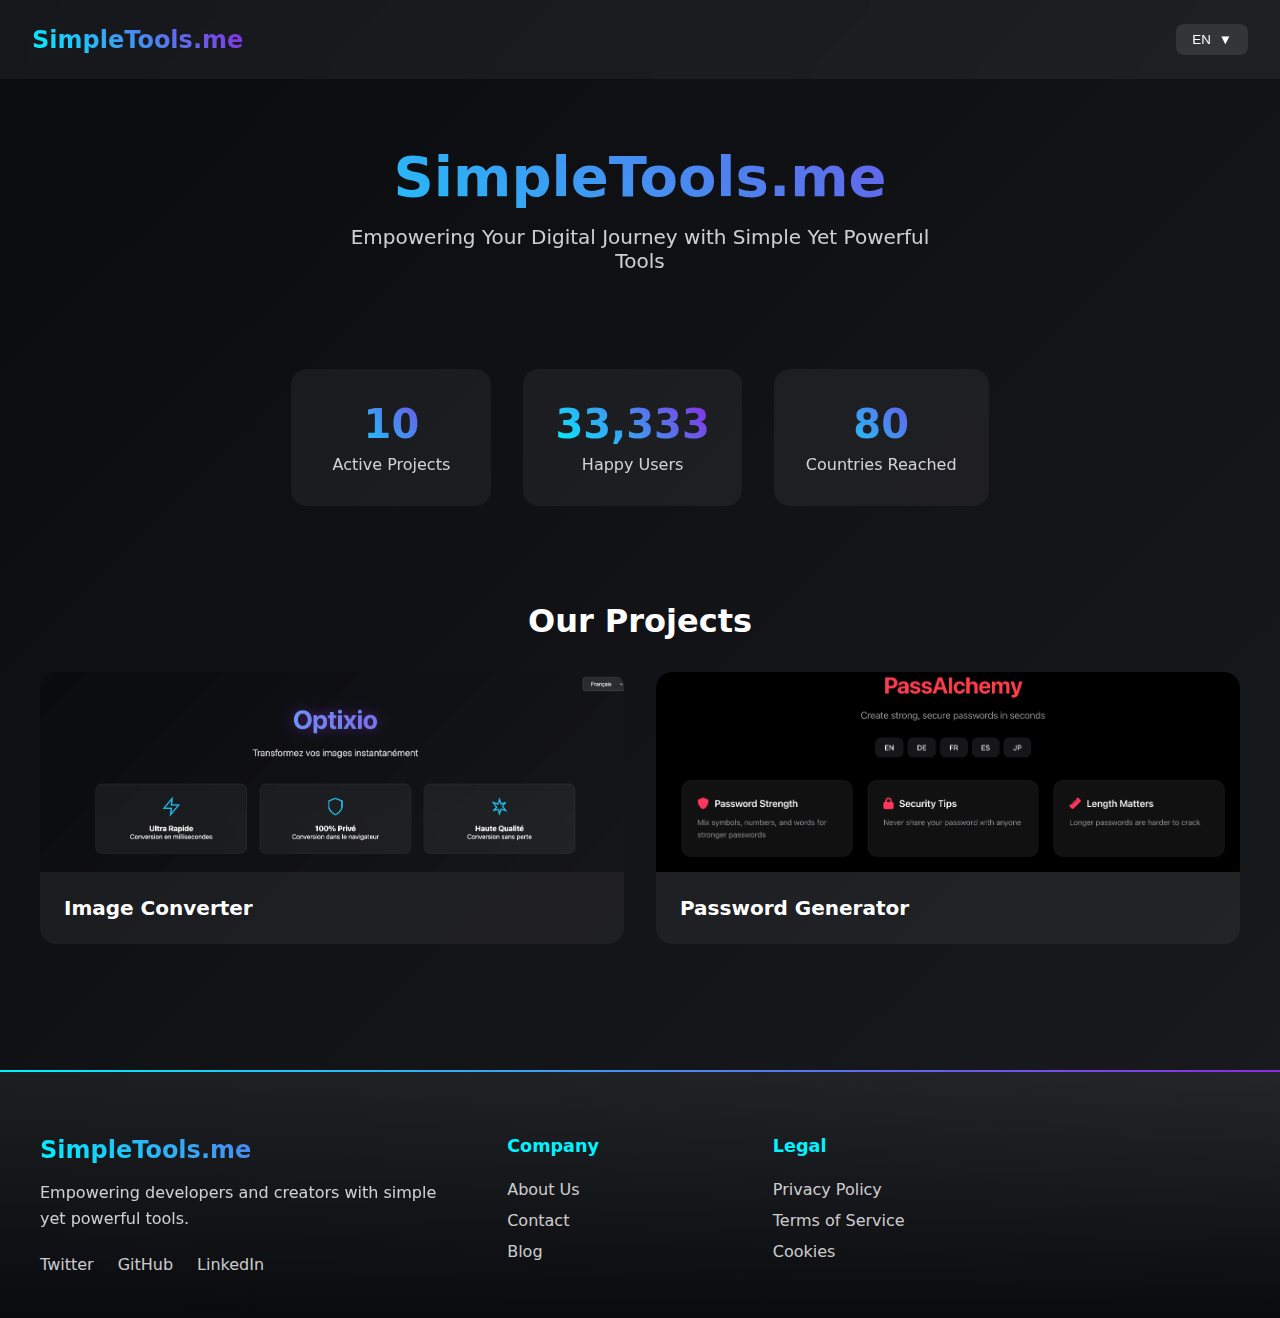
<file: index.html>
<!DOCTYPE html>
<html lang="en">
<head>
	<meta charset="UTF-8">
	<meta name="viewport" content="width=device-width, initial-scale=1.0">
	<meta name="description" content="SimpleTools.me - Simple yet powerful tools for your digital journey.">
	<meta name="keywords" content="Simple Tools, Image Converter, Online Tools, File Converters, Free Tools">
	<meta name="google-adsense-account" content="ca-pub-2572135815183857">
	<meta name="author" content="SimpleTools.me">
	<meta property="og:title" content="SimpleTools.me - Powerful Tools">
	<meta property="og:description" content="Empowering Your Digital Journey with simple tools.">
	<meta property="og:image" content="/convertImage/og-image.jpg">
	<meta property="og:url" content="https://simpletools.me">
	<meta name="theme-color" content="#ffffff">
	<title>SimpleTools.me</title>
	<link rel="apple-touch-icon" sizes="180x180" href="/s/apple-touch-icon.png">
	<link rel="icon" type="image/png" sizes="32x32" href="/s/favicon.ico">
	<link rel="stylesheet" href="styles.css">
</head>

<body>
    <nav class="navbar">
        <div class="logo">SimpleTools.me</div>
        <div class="language-selector">
            <button class="lang-btn">
                <span class="current-lang">EN</span>
                <span class="arrow">▼</span>
            </button>
            <div class="language-options">
                <div class="lang-option" data-lang="en">English</div>
                <div class="lang-option" data-lang="de">Deutsch</div>
                <div class="lang-option" data-lang="fr">Français</div>
                <div class="lang-option" data-lang="es">Español</div>
                <div class="lang-option" data-lang="ja">日本語</div>
            </div>
        </div>
    </nav>

    <main>
        <section class="hero">
            <h1 class="title" data-translate="title">SimpleTools.me</h1>
            <p class="subtitle" data-translate="subtitle">Empowering Your Digital Journey with Simple Yet Powerful Tools</p>
        </section>

        <section class="stats">
            <div class="stat-box">
                <div class="stat-number" data-target="15">0</div>
                <div class="stat-label" data-translate="stats.projects">Active Projects</div>
            </div>
            <div class="stat-box">
                <div class="stat-number" data-target="50000">0</div>
                <div class="stat-label" data-translate="stats.users">Happy Users</div>
            </div>
            <div class="stat-box">
                <div class="stat-number" data-target="120">0</div>
                <div class="stat-label" data-translate="stats.countries">Countries Reached</div>
            </div>
        </section>

        <section class="projects">
            <h2 class="section-title" data-translate="projectsTitle">Our Projects</h2>
            <div class="projects-grid">
                <a href="/convertImage/index.html" class="project-card">
                    <div class="project-image-container">
                        <img src="/s/Optixio.png" alt="Image Converter">
                    </div>
                    <div class="project-info">
                        <h3>Image Converter</h3>
                        <span class="view-project">View Project →</span>
                    </div>
                </a>

                <a href="/passwordGenerator/index.html" class="project-card">
                    <div class="project-image-container">
                        <img src="/s/PassAlchemy.png" alt="Password Generator">
                    </div>
                    <div class="project-info">
                        <h3>Password Generator</h3>
                        <span class="view-project">View Project →</span>
                    </div>
                </a>
        </section>
    </main>

    <footer>
        <div class="footer-content">
            <div class="footer-section">
                <h3>SimpleTools.me</h3>
                <p>Empowering developers and creators with simple yet powerful tools.</p>
                <div class="social-links">
                    <a href="#" class="footer-link">Twitter</a>
                    <a href="#" class="footer-link">GitHub</a>
                    <a href="#" class="footer-link">LinkedIn</a>
                </div>
            </div>
            <div class="footer-section">
                <h4>Company</h4>
                <a href="#" class="footer-link" data-translate="footer.about">About Us</a>
                <a href="#" class="footer-link" data-translate="footer.contact">Contact</a>
                <a href="#" class="footer-link">Blog</a>
            </div>
            <div class="footer-section">
                <h4>Legal</h4>
                <a href="#" class="footer-link" data-translate="footer.privacy">Privacy Policy</a>
                <a href="#" class="footer-link" data-translate="footer.terms">Terms of Service</a>
                <a href="#" class="footer-link">Cookies</a>
            </div>
        </div>
    </footer>

    <script src="translations.js"></script>
    <script src="main.js"></script>
</body>
</html>
</file>
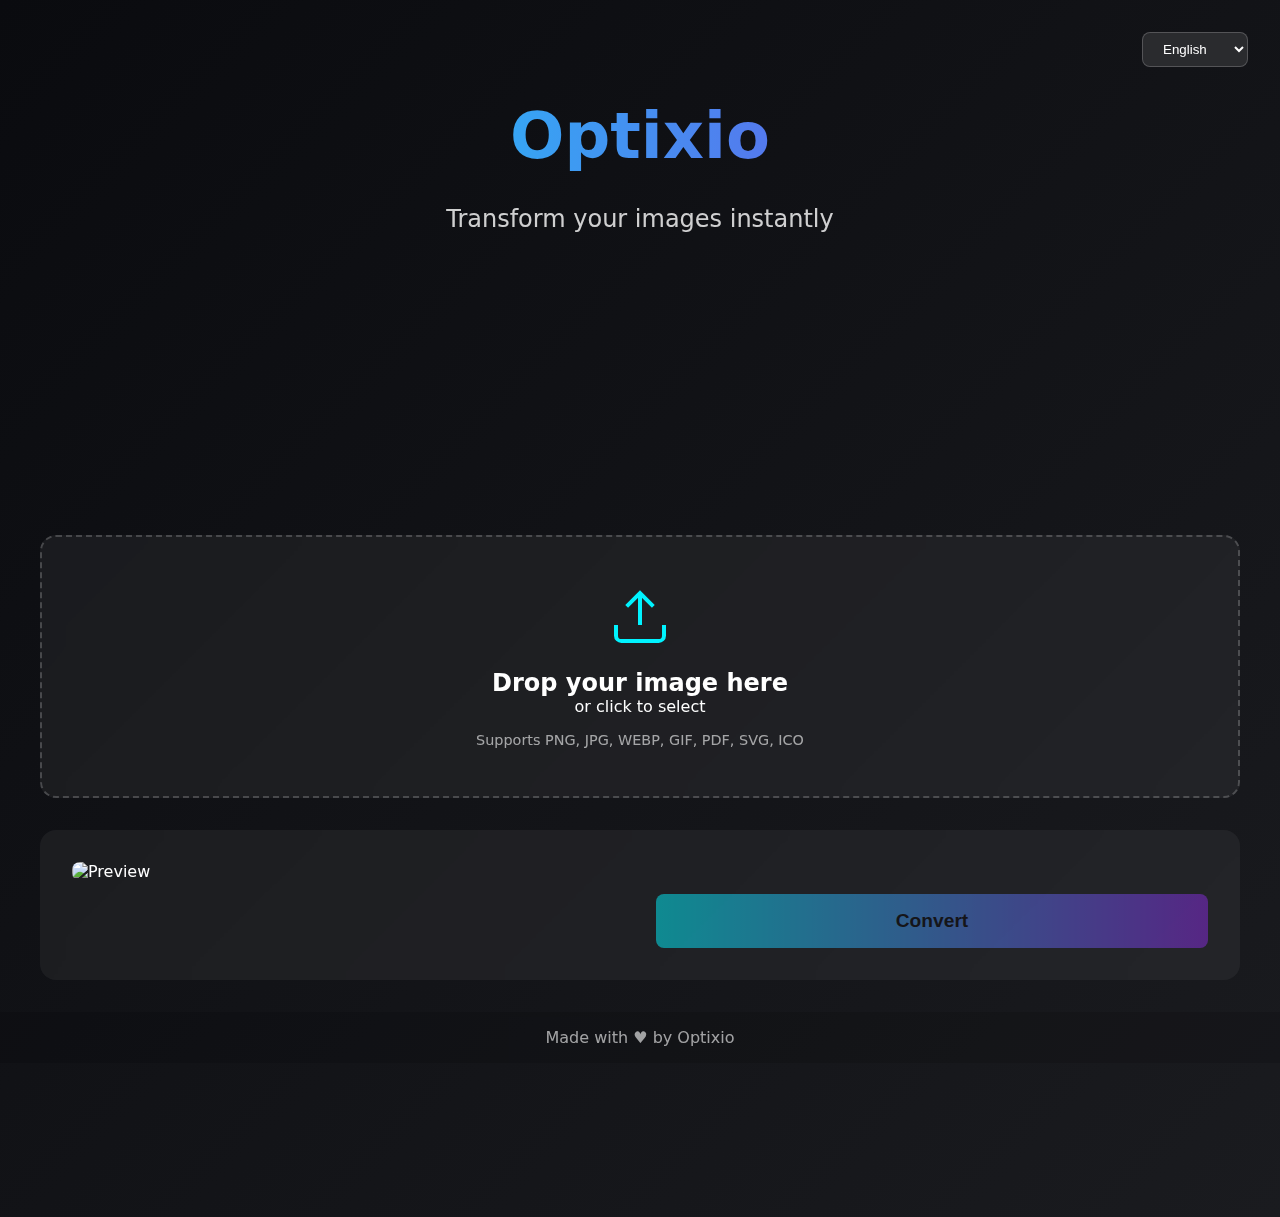
<file: convertImage/index.html>
<!DOCTYPE html>
<html lang="en">
<head>
        <meta charset="UTF-8">
        <meta name="viewport" content="width=device-width, initial-scale=1.0">
        <meta name="description" content="Free online image converter - Instantly convert images to PNG, JPG, WEBP, GIF, PDF, SVG, ICO, and more. Fast, secure, and high-quality browser-based image conversion.">
        <meta name="keywords" content="image converter, convert image, PNG converter, JPG to PNG, PNG to JPG, WEBP converter, GIF converter, PDF to image, SVG to PNG, ICO converter, free image tools, browser-based tools, online tools">
        <meta name="author" content="Optixio">
        <meta name="robots" content="index, follow">
        <meta name="googlebot" content="index, follow">
  
        <meta property="og:title" content="Optixio - Free Image Conversion">
        <meta property="og:description" content="Easily convert images to PNG, JPG, WEBP, GIF, PDF, SVG, ICO, and more formats for free. High-quality, instant conversion with no server upload needed.">
        <meta property="og:url" content="https://simpletools.me/optixio">
        <meta property="og:type" content="website">

        <meta name="twitter:card" content="summary_large_image">
        <meta name="twitter:title" content="Optixio - Free Image Conversion">
        <meta name="twitter:description" content="Convert images instantly to multiple formats like PNG, JPG, WEBP, GIF, and more. Free and private browser-based tool.">
    
        <link rel="canonical" href="https://simpletools.me/optixio">
        <link rel="alternate" hreflang="en" href="https://simpletools.me/optixio">
        <link rel="alternate" hreflang="de" href="https://simpletools.me/optixio?lang=de">
        <link rel="alternate" hreflang="fr" href="https://simpletools.me/optixio?lang=fr">
        <link rel="alternate" hreflang="es" href="https://simpletools.me/optixio?lang=es">
        <link rel="alternate" hreflang="ja" href="https://simpletools.me/optixio?lang=ja">
        <link rel="apple-touch-icon" sizes="180x180" href="/s/apple-touch-icon.png">
        <link rel="icon" type="image/png" sizes="57x57" href="/s/apple-touch-icon-57x57.png">
        <link rel="icon" type="image/png" sizes="76x76" href="/s/apple-touch-icon-76x76.png">
        <meta name="theme-color" content="#ffffff">
    
        <title>Optixio - Free Image Conversion</title>
        <link rel="stylesheet" href="/convertImage/index.css">
    </head>

<body>
    <div class="page-wrapper">
        <div class="content">
            <div class="language-selector">
                <select id="language-select">
                    <option value="en">English</option>
                    <option value="de">Deutsch</option>
                    <option value="fr">Français</option>
                    <option value="es">Español</option>
                    <option value="ja">日本語</option>
                </select>
            </div>

            <main class="container">
                <h1 class="title" data-i18n="title">Optixio</h1>
                <p class="subtitle" data-i18n="subtitle">Transform your images instantly</p>

                <div class="features">
                    <div class="feature-box" style="--delay: 0s">
                        <svg class="feature-icon">
                            <use href="#icon-zap"/>
                        </svg>
                        <h3 data-i18n="features.speed.title">Lightning Fast</h3>
                        <p data-i18n="features.speed.desc">Convert in milliseconds</p>
                    </div>
                    <div class="feature-box" style="--delay: 0.2s">
                        <svg class="feature-icon">
                            <use href="#icon-shield"/>
                        </svg>
                        <h3 data-i18n="features.privacy.title">100% Private</h3>
                        <p data-i18n="features.privacy.desc">Browser-only conversion</p>
                    </div>
                    <div class="feature-box" style="--delay: 0.4s">
                        <svg class="feature-icon">
                            <use href="#icon-sparkles"/>
                        </svg>
                        <h3 data-i18n="features.quality.title">High Quality</h3>
                        <p data-i18n="features.quality.desc">Lossless conversion</p>
                    </div>
                </div>

                <div class="dropzone" id="dropzone">
                    <div class="dropzone-content">
                        <svg class="upload-icon">
                            <use href="#icon-upload"/>
                        </svg>
                        <h2 data-i18n="drop.title">Drop your image here</h2>
                        <p data-i18n="drop.subtitle">or click to select</p>
                        <p class="formats" data-i18n="drop.formats">Supports PNG, JPG, WEBP, GIF, PDF, SVG, ICO</p>
                    </div>
                    <input type="file" id="file-input" accept="image/*" hidden>
                </div>

                <div class="preview-container" id="preview-container" hidden>
                    <div class="preview-image">
                        <img id="preview-img" alt="Preview">
                        <div class="image-info" id="image-info"></div>
                    </div>
                    <div class="conversion-options">
                        <div class="format-grid" id="format-grid"></div>
                        <button class="convert-button" id="convert-button" data-i18n="convert" disabled>Convert</button>
                    </div>
                </div>
            </main>

            <div class="error-popup" id="error-popup">
                <div class="error-content">
                    <h3 data-i18n="error.title">Error</h3>
                    <p id="error-message"></p>
                    <button class="error-close" onclick="closeError()">×</button>
                </div>
            </div>
        </div>

        <footer>
            <p data-i18n="footer">Made with ♥ by Optixio - simpletools.me</p>
        </footer>
    </div>

    <svg hidden>
        <symbol id="icon-zap" viewBox="0 0 24 24">
            <polygon points="13 2 3 14 12 14 11 22 21 10 12 10 13 2"/>
        </symbol>
        <symbol id="icon-shield" viewBox="0 0 24 24">
            <path d="M12 22s8-4 8-10V5l-8-3-8 3v7c0 6 8 10 8 10z"/>
        </symbol>
        <symbol id="icon-sparkles" viewBox="0 0 24 24">
            <path d="M12 3l1.88 5.79L19.67 7l-4.21 4.21L19.67 17l-5.79-1.88L12 21l-1.88-5.79L4.33 17l4.21-4.21L4.33 7l5.79 1.88L12 3z"/>
        </symbol>
        <symbol id="icon-upload" viewBox="0 0 24 24">
            <path d="M21 15v4a2 2 0 0 1-2 2H5a2 2 0 0 1-2-2v-4"/>
            <polyline points="17 8 12 3 7 8"/>
            <line x1="12" y1="3" x2="12" y2="15"/>
        </symbol>
    </svg>

    <script src="/convertImage/js/utils.js"></script>
    <script src="/convertImage/js/i18n.js"></script>
    <script src="/convertImage/js/error-handler.js"></script>
    <script src="/convertImage/js/converter.js"></script>
    <script src="/convertImage/js/main.js"></script>
</body>
</html>
</file>
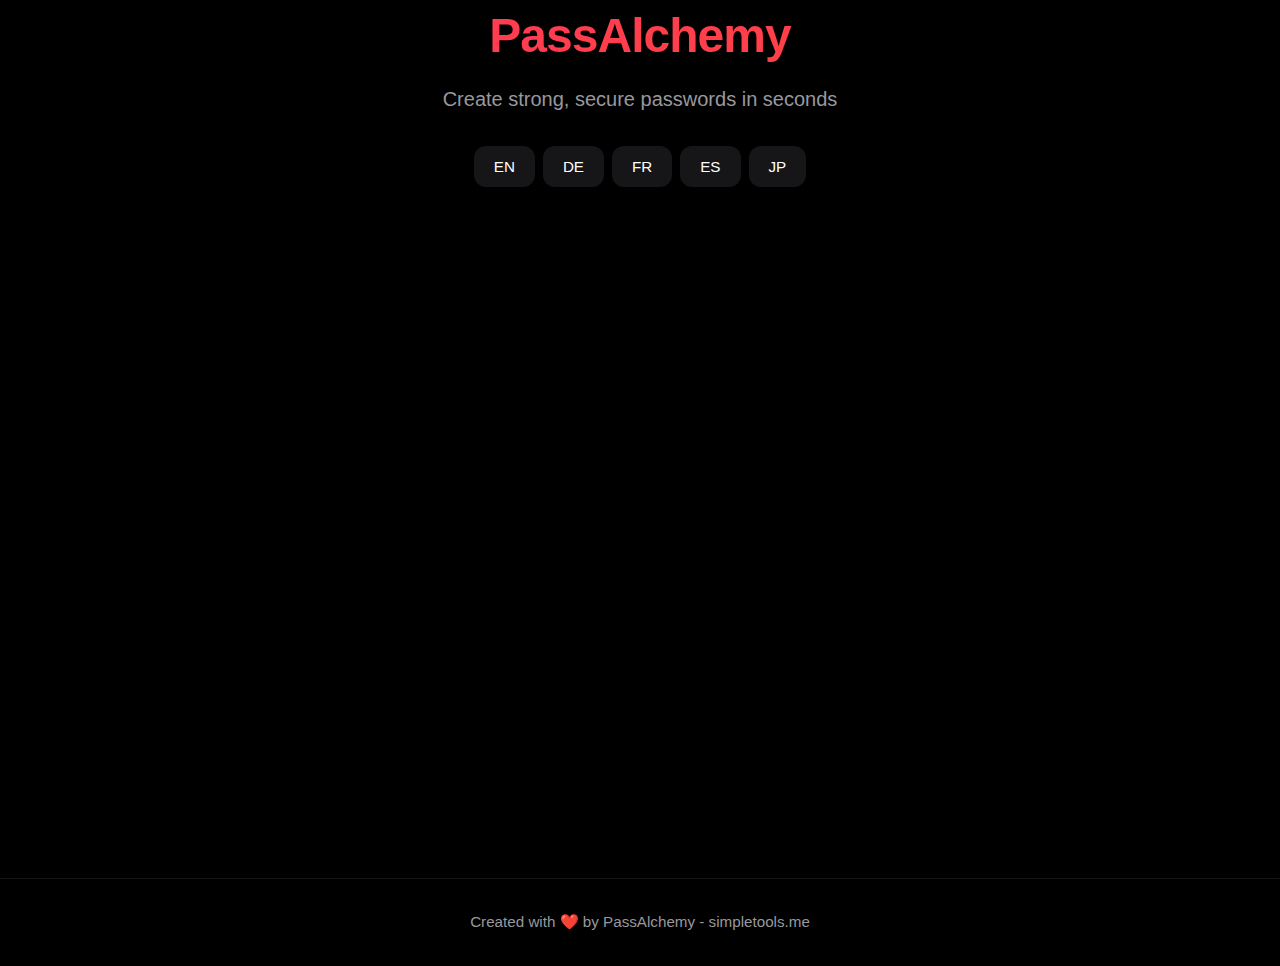
<file: passwordGenerator/index.html>
<!DOCTYPE html>
<html lang="en">
<head>
    <meta charset="UTF-8">
    <meta name="viewport" content="width=device-width, initial-scale=1.0">
    <title>PassAlchemy - generate safe passwords for free</title>
    <link rel="stylesheet" href="styles/main.css">
    <link href="https://fonts.googleapis.com/css2?family=Plus+Jakarta+Sans:wght@400;500;600;800&display=swap" rel="stylesheet">
    <link href="https://fonts.googleapis.com/css2?family=JetBrains+Mono&display=swap" rel="stylesheet">
    <link rel="stylesheet" href="https://cdnjs.cloudflare.com/ajax/libs/font-awesome/6.0.0/css/all.min.css">
		<link rel="apple-touch-icon" sizes="180x180" href="/s/apple-touch-icon.png">
  	<link rel="icon" type="image/png" sizes="57x57" href="/s/apple-touch-icon-57x57.png">
    <link rel="icon" type="image/png" sizes="76x76" href="/s/apple-touch-icon-76x76.png">
		<meta name="description" content="Generate strong, unique passwords with PassAlchemy. Protect your accounts with advanced password security and encryption tools.">
		<meta name="keywords" content="password generator, secure passwords, strong passwords, PassAlchemy, online security, password tools">
		<meta name="robots" content="index, follow">

</head>
<body>
        <h1 class="title">PassAlchemy</h1>
        <p class="subtitle">Create strong, secure passwords in seconds</p>
        <div class="language-selector">
            <button onclick="changeLanguage('en')" class="lang-btn">EN</button>
            <button onclick="changeLanguage('de')" class="lang-btn">DE</button>
            <button onclick="changeLanguage('fr')" class="lang-btn">FR</button>
            <button onclick="changeLanguage('es')" class="lang-btn">ES</button>
            <button onclick="changeLanguage('jp')" class="lang-btn">JP</button>
        </div>

    <main>
        <div class="info-cards">
            <div class="card">
                <h3><i class="fas fa-shield-alt"></i> <span data-i18n="strengthTitle">Password Strength</span></h3>
                <p data-i18n="strengthDesc">Mix symbols, numbers, and words for stronger passwords</p>
            </div>
            <div class="card">
                <h3><i class="fas fa-lock"></i> <span data-i18n="securityTitle">Security Tips</span></h3>
                <p data-i18n="securityDesc">Never share your password with anyone</p>
            </div>
            <div class="card">
                <h3><i class="fas fa-ruler"></i> <span data-i18n="lengthTitle">Length Matters</span></h3>
                <p data-i18n="lengthDesc">Longer passwords are harder to crack</p>
            </div>
        </div>

        <div class="generator-container">
            <div class="options">
                <div class="settings-grid">
                    <div class="setting-card">
                        <div class="setting-header">
                            <i class="fas fa-text-height"></i>
                            <label for="length" data-i18n="passwordLength">Length</label>
                        </div>
                        <input type="number" id="length" min="8" max="50" value="16">
                    </div>

                    <div class="setting-card">
                        <div class="setting-header">
                            <i class="fas fa-font"></i>
                            <label for="words" data-i18n="includeWords">Custom Words</label>
                        </div>
                        <input type="text" id="words" placeholder="cat, dog, house">
                    </div>
                </div>

                <div class="settings-grid">
                    <div class="setting-card">
                        <label class="checkbox-wrapper">
                            <input type="checkbox" id="numbers" checked>
                            <i class="fas fa-hashtag"></i>
                            <span data-i18n="numbers">Numbers</span>
                        </label>
                    </div>
                    <div class="setting-card">
                        <label class="checkbox-wrapper">
                            <input type="checkbox" id="symbols" checked>
                            <i class="fas fa-at"></i>
                            <span data-i18n="symbols">Symbols</span>
                        </label>
                    </div>
                    <div class="setting-card">
                        <label class="checkbox-wrapper">
                            <input type="checkbox" id="letters" checked>
                            <i class="fas fa-font"></i>
                            <span data-i18n="letters">Letters</span>
                        </label>
                    </div>
                </div>

                <button class="btn generate-btn">
                    <i class="fas fa-bolt"></i> Generate Password
                </button>
            </div>
        </div>

        <div class="password-result">
            <div class="password-display">
                <input type="text" id="passwordOutput" readonly>
                <button class="btn copy-btn">
                    <i class="fas fa-copy"></i> Copy
                </button>
            </div>
            <div class="strength-meter">
                <div class="strength-meter-fill"></div>
            </div>
            <div class="strength-label">
                <span>Strength: Waiting...</span>
                <span>0%</span>
            </div>
        </div>
    </main>

    <footer>
        <p data-i18n="footer">Created with ❤️ by PassAlchemy - simpletools.me</p>
    </footer>

    <script src="js/passwordGenerator.js"></script>
    <script src="js/ui.js"></script>
    <script src="translations.js"></script>
    <script>
        new UI();
    </script>
</body>
</html>
</file>
<file: styles.css>
:root {
	--primary: #00f3ff;
	--secondary: #8a2be2;
	--bg-dark: #0a0b0f;
	--bg-light: #1a1b1f;
	--glass: rgba(255, 255, 255, 0.05);
	--gradient: linear-gradient(45deg, var(--primary), var(--secondary));
}

* {
	margin: 0;
	padding: 0;
	box-sizing: border-box;
}

body {
	font-family: system-ui, -apple-system, sans-serif;
	background: linear-gradient(135deg, var(--bg-dark), var(--bg-light));
	color: #fff;
	min-height: 100vh;
}

.navbar {
	display: flex;
	justify-content: space-between;
	align-items: center;
	padding: 1.5rem 2rem;
	background: rgba(255, 255, 255, 0.05);
	backdrop-filter: blur(10px);
	position: fixed;
	width: 100%;
	top: 0;
	z-index: 1000;
}

.logo {
	font-size: 1.5rem;
	font-weight: bold;
	background: var(--gradient);
	-webkit-background-clip: text;
	background-clip: text;
	color: transparent;
}

.language-selector {
	position: relative;
}

.lang-btn {
	background: rgba(255, 255, 255, 0.1);
	border: none;
	color: white;
	padding: 0.5rem 1rem;
	border-radius: 0.5rem;
	cursor: pointer;
	display: flex;
	align-items: center;
	gap: 0.5rem;
}

.language-options {
	display: none;
	position: absolute;
	top: 100%;
	right: 0;
	background: var(--bg-light);
	border: 1px solid rgba(255, 255, 255, 0.1);
	border-radius: 0.5rem;
	padding: 0.5rem;
	margin-top: 0.5rem;
}

.language-selector:hover .language-options {
	display: block;
}

.lang-option {
	padding: 0.5rem 1rem;
	cursor: pointer;
	white-space: nowrap;
	transition: all 0.3s ease;
}

.lang-option:hover {
	background: rgba(255, 255, 255, 0.1);
	border-radius: 0.25rem;
}

main {
	padding-top: 5rem;
}

.hero {
	text-align: center;
	padding: 4rem 2rem;
}

.title {
	font-size: 3.5rem;
	margin-bottom: 1rem;
	background: var(--gradient);
	-webkit-background-clip: text;
	background-clip: text;
	color: transparent;
	animation: gradientFlow 8s linear infinite;
}

.subtitle {
	font-size: 1.25rem;
	max-width: 600px;
	margin: 0 auto;
	opacity: 0.8;
}

.stats {
	display: flex;
	justify-content: center;
	gap: 2rem;
	padding: 2rem;
	flex-wrap: wrap;
}

.stat-box {
	background: var(--glass);
	padding: 2rem;
	border-radius: 1rem;
	text-align: center;
	min-width: 200px;
	transition: transform 0.3s ease;
}

.stat-box:hover {
	transform: translateY(-5px);
}

.stat-number {
	font-size: 2.5rem;
	font-weight: bold;
	margin-bottom: 0.5rem;
	background: var(--gradient);
	-webkit-background-clip: text;
	background-clip: text;
	color: transparent;
}

.stat-label {
	opacity: 0.8;
}

.projects {
	padding: 4rem 2rem;
}

.section-title {
	text-align: center;
	margin-bottom: 2rem;
	font-size: 2rem;
}

.projects-grid {
	display: grid;
	grid-template-columns: repeat(auto-fit, minmax(300px, 1fr));
	gap: 2rem;
	max-width: 1200px;
	margin: 0 auto;
}

.project-card {
	background: var(--glass);
	border-radius: 1rem;
	overflow: hidden;
	text-decoration: none;
	color: white;
	transition: transform 0.3s ease;
}

.project-card:hover {
	transform: translateY(-5px);
}

.project-image-container {
	position: relative;
	overflow: hidden;
	height: 200px;
}

.project-card img {
	width: 100%;
	height: 100%;
	object-fit: cover;
	transition: transform 0.5s ease;
}

.project-card:hover img {
	transform: scale(1.1);
}

.project-info {
	padding: 1.5rem;
	display: flex;
	justify-content: space-between;
	align-items: center;
}

.project-info h3 {
	margin: 0;
	font-size: 1.25rem;
}

.view-project {
	color: var(--primary);
	opacity: 0;
	transform: translateX(-20px);
	transition: all 0.3s ease;
}

.project-card:hover .view-project {
	opacity: 1;
	transform: translateX(0);
}

footer {
	background: linear-gradient(to top, var(--bg-dark), var(--glass));
	padding: 4rem 2rem 2rem;
	margin-top: 4rem;
	position: relative;
}

footer::before {
	content: '';
	position: absolute;
	top: -2px;
	left: 0;
	right: 0;
	height: 2px;
	background: var(--gradient);
}

.footer-content {
	max-width: 1200px;
	margin: 0 auto;
	display: grid;
	grid-template-columns: 2fr 1fr 1fr 1fr;
	gap: 4rem;
}

.footer-section h3 {
	font-size: 1.5rem;
	margin-bottom: 1rem;
	background: var(--gradient);
	-webkit-background-clip: text;
	background-clip: text;
	color: transparent;
}

.footer-section h4 {
	color: var(--primary);
	margin-bottom: 1.5rem;
	font-size: 1.1rem;
}

.footer-section p {
	opacity: 0.8;
	line-height: 1.6;
	margin-bottom: 1.5rem;
}

.footer-link {
	display: block;
	color: rgba(255, 255, 255, 0.8);
	text-decoration: none;
	margin-bottom: 0.75rem;
	transition: all 0.3s ease;
	position: relative;
	padding-left: 0;
}

.footer-link:hover {
	color: var(--primary);
	padding-left: 0.5rem;
}

.social-links {
	display: flex;
	gap: 1.5rem;
}

.social-links .footer-link {
	padding-left: 0;
}

.social-links .footer-link:hover {
	padding-left: 0;
	transform: translateY(-3px);
}

@keyframes gradientFlow {
	0% {
			background-position: 0% 50%;
	}
	50% {
			background-position: 100% 50%;
	}
	100% {
			background-position: 0% 50%;
	}
}

@media (max-width: 1024px) {
	.footer-content {
			grid-template-columns: repeat(2, 1fr);
	}
}

@media (max-width: 768px) {
	.stats {
			flex-direction: column;
			align-items: center;
	}
	
	.footer-content {
			grid-template-columns: 1fr;
			text-align: center;
			gap: 2rem;
	}
	
	.social-links {
			justify-content: center;
	}
	
	.footer-link:hover {
			padding-left: 0;
			transform: translateY(-2px);
	}
}
</file>
<file: convertImage/index.css>
:root {
	--primary: #00f3ff;
	--secondary: #8a2be2;
	--bg-dark: #0a0b0f;
	--bg-light: #1a1b1f;
}

* {
	margin: 0;
	padding: 0;
	box-sizing: border-box;
}

body {
	font-family: system-ui, -apple-system, sans-serif;
	background: linear-gradient(135deg, var(--bg-dark), var(--bg-light));
	color: #fff;
	min-height: 100vh;
}

.page-wrapper {
	min-height: 100vh;
	display: flex;
	flex-direction: column;
	flex: 1;
}

.content {
	flex: 1;
	padding: 2rem;
}

.container {
	max-width: 1200px;
	margin: 0 auto;
}

.language-selector {
	margin-bottom: 2rem;
	text-align: right;
}

.language-selector select {
	background: rgba(255, 255, 255, 0.1);
	border: 1px solid rgba(255, 255, 255, 0.2);
	color: #fff;
	padding: 0.5rem 1rem;
	border-radius: 0.5rem;
	cursor: pointer;
	backdrop-filter: blur(10px);
}

.title {
	font-size: 4rem;
	text-align: center;
	margin: 2rem 0;
	background: linear-gradient(to right, var(--primary), var(--secondary));
	-webkit-background-clip: text;
	background-clip: text;
	color: transparent;
	animation: glow 2s ease-in-out infinite alternate;
}

.subtitle {
	text-align: center;
	font-size: 1.5rem;
	margin-bottom: 4rem;
	opacity: 0.8;
}

@keyframes glow {
	from {
			text-shadow: 0 0 20px rgba(0, 243, 255, 0.5);
	}
	to {
			text-shadow: 0 0 30px rgba(138, 43, 226, 0.5);
	}
}

.features {
	display: grid;
	grid-template-columns: repeat(auto-fit, minmax(250px, 1fr));
	gap: 2rem;
	margin-bottom: 4rem;
}

.feature-box {
	background: rgba(255, 255, 255, 0.05);
	border: 1px solid rgba(255, 255, 255, 0.1);
	border-radius: 1rem;
	padding: 2rem;
	text-align: center;
	transition: all 0.3s ease;
	backdrop-filter: blur(10px);
	opacity: 0;
	animation: fadeIn 0.5s ease-out forwards;
	animation-delay: var(--delay);
}

@keyframes fadeIn {
	from {
			opacity: 0;
			transform: translateY(20px);
	}
	to {
			opacity: 1;
			transform: translateY(0);
	}
}

.feature-box:hover {
	transform: translateY(-10px);
	border-color: var(--primary);
	box-shadow: 0 0 30px rgba(0, 243, 255, 0.2);
}

.feature-icon {
	width: 48px;
	height: 48px;
	margin-bottom: 1rem;
	stroke: var(--primary);
	stroke-width: 1.5;
	fill: none;
	animation: iconPulse 2s ease-in-out infinite;
}

@keyframes iconPulse {
	0% {
			transform: scale(1);
			stroke: var(--primary);
	}
	50% {
			transform: scale(1.1);
			stroke: var(--secondary);
	}
	100% {
			transform: scale(1);
			stroke: var(--primary);
	}
}

.dropzone {
	border: 2px dashed rgba(255, 255, 255, 0.2);
	border-radius: 1rem;
	padding: 3rem;
	text-align: center;
	cursor: pointer;
	transition: all 0.3s ease;
	background: rgba(255, 255, 255, 0.05);
	backdrop-filter: blur(10px);
}

.dropzone:hover, .dropzone.drag-over {
	border-color: var(--primary);
	background: rgba(255, 255, 255, 0.1);
}

.upload-icon {
	width: 64px;
	height: 64px;
	margin-bottom: 1rem;
	stroke: var(--primary);
	stroke-width: 1.5;
	fill: none;
}

.formats {
	margin-top: 1rem;
	opacity: 0.6;
	font-size: 0.9rem;
}

.preview-container {
	margin-top: 2rem;
	display: grid;
	grid-template-columns: 1fr 1fr;
	gap: 2rem;
	background: rgba(255, 255, 255, 0.05);
	border-radius: 1rem;
	padding: 2rem;
	backdrop-filter: blur(10px);
	animation: slideUp 0.5s ease-out;
}

@keyframes slideUp {
	from {
			opacity: 0;
			transform: translateY(20px);
	}
	to {
			opacity: 1;
			transform: translateY(0);
	}
}

.preview-image img {
	max-width: 100%;
	border-radius: 0.5rem;
}

.image-info {
	margin-top: 1rem;
	text-align: center;
	opacity: 0.8;
}

.format-grid {
	display: grid;
	grid-template-columns: repeat(auto-fill, minmax(80px, 1fr));
	gap: 1rem;
	margin-bottom: 2rem;
}

.format-option {
	background: rgba(255, 255, 255, 0.1);
	border: 1px solid rgba(255, 255, 255, 0.2);
	border-radius: 0.5rem;
	padding: 0.5rem;
	text-align: center;
	cursor: pointer;
	transition: all 0.3s ease;
	animation: fadeIn 0.3s ease-out;
}

.format-option:hover {
	background: rgba(255, 255, 255, 0.2);
}

.format-option.selected {
	background: var(--primary);
	color: var(--bg-dark);
}

.convert-button {
	width: 100%;
	background: linear-gradient(to right, var(--primary), var(--secondary));
	color: var(--bg-dark);
	border: none;
	border-radius: 0.5rem;
	padding: 1rem;
	font-size: 1.2rem;
	font-weight: bold;
	cursor: pointer;
	transition: all 0.3s ease;
}

.convert-button:hover {
	transform: translateY(-2px);
	box-shadow: 0 0 20px rgba(0, 243, 255, 0.3);
}

.convert-button:disabled {
	opacity: 0.5;
	cursor: not-allowed;
}

.error-popup {
	position: fixed;
	top: 0;
	left: 0;
	right: 0;
	bottom: 0;
	background: rgba(0, 0, 0, 0.8);
	display: none;
	justify-content: center;
	align-items: center;
	z-index: 1000;
	backdrop-filter: blur(5px);
}

.error-popup.show {
	display: flex;
	animation: fadeIn 0.3s ease-out;
}

.error-content {
	background: var(--bg-dark);
	border: 1px solid var(--primary);
	border-radius: 1rem;
	padding: 2rem;
	position: relative;
	max-width: 90%;
	width: 400px;
	box-shadow: 0 0 30px rgba(0, 243, 255, 0.2);
}

.error-close {
	position: absolute;
	top: 1rem;
	right: 1rem;
	background: none;
	border: none;
	color: #fff;
	font-size: 1.5rem;
	cursor: pointer;
	opacity: 0.7;
	transition: opacity 0.3s;
}

.error-close:hover {
	opacity: 1;
}

footer {
	text-align: center;
	padding: 2rem;
	opacity: 0.6;
	background: rgba(0, 0, 0, 0.2);
	padding: 1em 0;
}
</file>
<file: passwordGenerator/styles/main.css>
:root {
  --primary: #000000;
  --accent: #ff375f;
  --gradient-1: linear-gradient(135deg, #ff375f 0%, #ff453a 100%);
  --gradient-2: linear-gradient(135deg, #1c1c1e 0%, #000000 100%);
  --text: #ffffff;
  --text-secondary: #98989d;
  --card-bg: rgba(28, 28, 30, 0.6);
  --glow: 0 0 20px rgba(255, 55, 95, 0.2);
  --card-border: 1px solid rgba(255, 255, 255, 0.08);
  --input-bg: rgba(28, 28, 30, 0.8);
}

* {
  margin: 0;
  padding: 0;
  box-sizing: border-box;
  font-family: -apple-system, BlinkMacSystemFont, 'SF Pro Display', sans-serif;
  -webkit-font-smoothing: antialiased;
}

body {
  background: var(--primary);
  color: var(--text);
  min-height: 100vh;
  display: flex;
  flex-direction: column;
  line-height: 1.5;
}

header {
  padding: 3rem 2rem;
  text-align: center;
  background: var(--gradient-2);
  border-bottom: var(--card-border);
  position: relative;
}

.title {
  font-size: 3rem;
  font-weight: 700;
  background: var(--gradient-1);
  -webkit-background-clip: text;
  background-clip: text;
  -webkit-text-fill-color: transparent;
  margin-bottom: 0.75rem;
  letter-spacing: -0.02em;
  text-align: center;
}

.subtitle {
  color: var(--text-secondary);
  font-size: 1.25rem;
  font-weight: 400;
  text-align: center;
}

.language-selector {
  display: flex;
  gap: 0.5rem;
  justify-content: center;
  margin-top: 2rem;
}

.lang-btn {
  background: var(--input-bg);
  border: none;
  color: var(--text);
  padding: 0.75rem 1.25rem;
  border-radius: 12px;
  cursor: pointer;
  transition: all 0.3s ease;
  font-weight: 500;
  font-size: 0.95rem;
}

.lang-btn:hover {
  background: var(--gradient-1);
  transform: translateY(-2px);
}

main {
  flex: 1;
  padding: 3rem 2rem;
  max-width: 1200px;
  margin: 0 auto;
  width: 100%;
}

.info-cards {
  display: grid;
  grid-template-columns: repeat(auto-fit, minmax(300px, 1fr));
  gap: 2rem;
  margin-bottom: 3rem;
  opacity: 0;
  animation: fadeInUp 0.8s ease-out forwards;
}

.card {
  background: var(--card-bg);
  padding: 2rem;
  border-radius: 20px;
  border: var(--card-border);
  backdrop-filter: blur(20px);
  transition: all 0.3s ease;
}

.card:hover {
  transform: translateY(-5px);
  box-shadow: var(--glow);
}

.card h3 {
  color: var(--text);
  margin-bottom: 0.75rem;
  font-size: 1.25rem;
  display: flex;
  align-items: center;
  gap: 0.75rem;
  font-weight: 600;
}

.card h3 i {
  color: var(--accent);
  font-size: 1.5rem;
}

.card p {
  color: var(--text-secondary);
  font-size: 1rem;
  line-height: 1.6;
}

.generator-container {
  background: var(--card-bg);
  padding: 2.5rem;
  border-radius: 24px;
  border: var(--card-border);
  backdrop-filter: blur(20px);
  opacity: 0;
  animation: fadeInUp 0.8s ease-out 0.2s forwards;
}

.password-result {
  margin-top: 2rem;
  display: none;
  opacity: 0;
  transform: translateY(20px);
  transition: all 0.5s ease;
}

.password-result.visible {
  display: block;
  opacity: 1;
  transform: translateY(0);
}

.password-display {
  display: flex;
  gap: 1rem;
  margin-bottom: 1.5rem;
}

#passwordOutput {
  flex: 1;
  padding: 1rem 1.25rem;
  background: var(--input-bg);
  border: var(--card-border);
  color: var(--text);
  border-radius: 14px;
  font-size: 1.1rem;
  font-family: -apple-system, BlinkMacSystemFont, 'SF Mono', monospace;
}

.btn {
  background: var(--gradient-1);
  color: var(--text);
  border: none;
  padding: 1rem 2rem;
  border-radius: 14px;
  cursor: pointer;
  transition: all 0.3s ease;
  font-weight: 600;
  font-size: 1rem;
  display: flex;
  align-items: center;
  gap: 0.5rem;
}

.btn:hover {
  transform: translateY(-2px);
  box-shadow: var(--glow);
}

.btn i {
  font-size: 1.1rem;
}

.settings-grid {
  display: grid;
  grid-template-columns: repeat(auto-fit, minmax(250px, 1fr));
  gap: 1.5rem;
  margin-bottom: 2rem;
}

.setting-card {
  background: var(--input-bg);
  padding: 1.25rem;
  border-radius: 16px;
  border: var(--card-border);
  transition: all 0.3s ease;
}

.setting-card:hover {
  border-color: var(--accent);
}

.setting-header {
  display: flex;
  align-items: center;
  gap: 0.75rem;
  margin-bottom: 1rem;
}

.setting-header i {
  color: var(--accent);
  font-size: 1.25rem;
}

.setting-header label {
  color: var(--text);
  font-weight: 500;
  font-size: 1rem;
}

input[type="number"],
input[type="text"] {
  width: 100%;
  padding: 0.75rem 1rem;
  background: rgba(0, 0, 0, 0.2);
  border: var(--card-border);
  color: var(--text);
  border-radius: 10px;
  font-size: 1rem;
  transition: all 0.3s ease;
}

input:focus {
  outline: none;
  border-color: var(--accent);
}

.checkbox-wrapper {
  display: flex;
  align-items: center;
  gap: 0.75rem;
  cursor: pointer;
}

.checkbox-wrapper input[type="checkbox"] {
  appearance: none;
  width: 1.5rem;
  height: 1.5rem;
  border: var(--card-border);
  border-radius: 6px;
  background: rgba(0, 0, 0, 0.2);
  cursor: pointer;
  position: relative;
  transition: all 0.3s ease;
}

.checkbox-wrapper input[type="checkbox"]:checked {
  background: var(--accent);
  border-color: var(--accent);
}

.checkbox-wrapper input[type="checkbox"]:checked::after {
  content: '✓';
  position: absolute;
  color: white;
  font-size: 1rem;
  top: 50%;
  left: 50%;
  transform: translate(-50%, -50%);
}

.strength-meter {
  height: 6px;
  background: rgba(0, 0, 0, 0.2);
  border-radius: 3px;
  margin-top: 1.5rem;
  overflow: hidden;
}

.strength-meter-fill {
  height: 100%;
  width: 0;
  background: var(--gradient-1);
  transition: all 0.3s ease;
}

.strength-label {
  display: flex;
  justify-content: space-between;
  color: var(--text-secondary);
  font-size: 0.95rem;
  margin-top: 0.75rem;
}

footer {
  text-align: center;
  padding: 2rem;
  color: var(--text-secondary);
  font-size: 0.95rem;
  border-top: var(--card-border);
}

@keyframes fadeInUp {
  from {
    opacity: 0;
    transform: translateY(20px);
  }
  to {
    opacity: 1;
    transform: translateY(0);
  }
}
</file>
